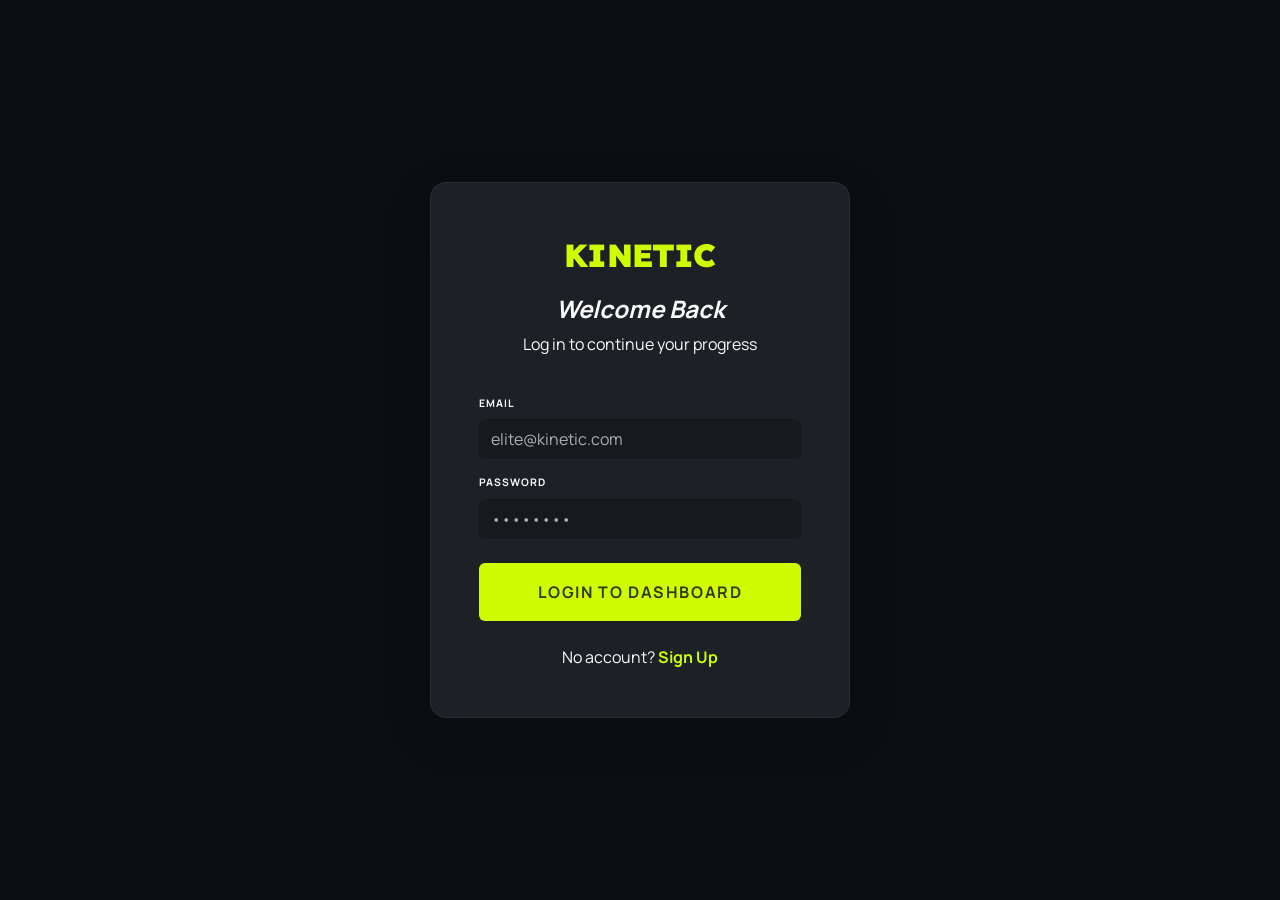
<file: app/login.html>
<!DOCTYPE html>
<html lang="en" data-bs-theme="dark">
<head>
    <meta charset="utf-8" />
    <meta content="width=device-width, initial-scale=1.0" name="viewport" />
    <title>KINETIC | Login</title>
    <link href="https://cdn.jsdelivr.net/npm/bootstrap@5.3.3/dist/css/bootstrap.min.css" rel="stylesheet" />
    <link href="https://fonts.googleapis.com/css2?family=Lexend:wght@300;400;600;700;800;900&family=Manrope:wght@400;500;600;700;800&display=swap" rel="stylesheet" />
    <link href="https://fonts.googleapis.com/css2?family=Material+Symbols+Outlined:wght,FILL@100..700,0..1&display=swap" rel="stylesheet" />
    <!-- Custom CSS -->
    <link rel="stylesheet" href="../public/CSS/style.css" />
</head>
<body class="bg-surface text-white">

<div class="container d-flex justify-content-center align-items-center vh-100">
    <div class="card bg-surface-container-high text-white p-5 rounded-4 shadow-lg border border-outline-variant" style="width: 420px;">
        <div class="text-center mb-4">
            <a href="../index.html" class="fs-2 font-black text-primary-container font-headline tracking-tight text-decoration-none">KINETIC</a>
            <h2 class="h4 font-bold mt-3 text-white fst-italic">Welcome Back</h2>
            <p class="text-xs text-on-surface-variant">Log in to continue your progress</p>
        </div>

        <form>
            <div class="mb-3">
                <label class="text-xxs font-bold text-uppercase tracking-widest text-on-surface-variant mb-2 d-block">Email</label>
                <input type="email" class="form-control bg-surface-container border-0 text-white py-2 shadow-none font-body text-sm" placeholder="elite@kinetic.com">
            </div>

            <div class="mb-4">
                <label class="text-xxs font-bold text-uppercase tracking-widest text-on-surface-variant mb-2 d-block">Password</label>
                <input type="password" class="form-control bg-surface-container border-0 text-white py-2 shadow-none font-body text-sm" placeholder="••••••••">
            </div>  

            <a href="Dashboard.html" class="btn w-100 font-bold tracking-widest py-3 mb-4" style="background-color: var(--primary-container); color: var(--on-primary-container);">
                LOGIN TO DASHBOARD
            </a>

            <p class="text-center text-sm text-on-surface-variant mb-0">
                No account? <a href="signup.html" class="text-primary-container font-bold text-decoration-none hover-text-white" style="transition: 0.2s;">Sign Up</a>
            </p>
        </form>
    </div>
</div>

</body>
</html>
</file>
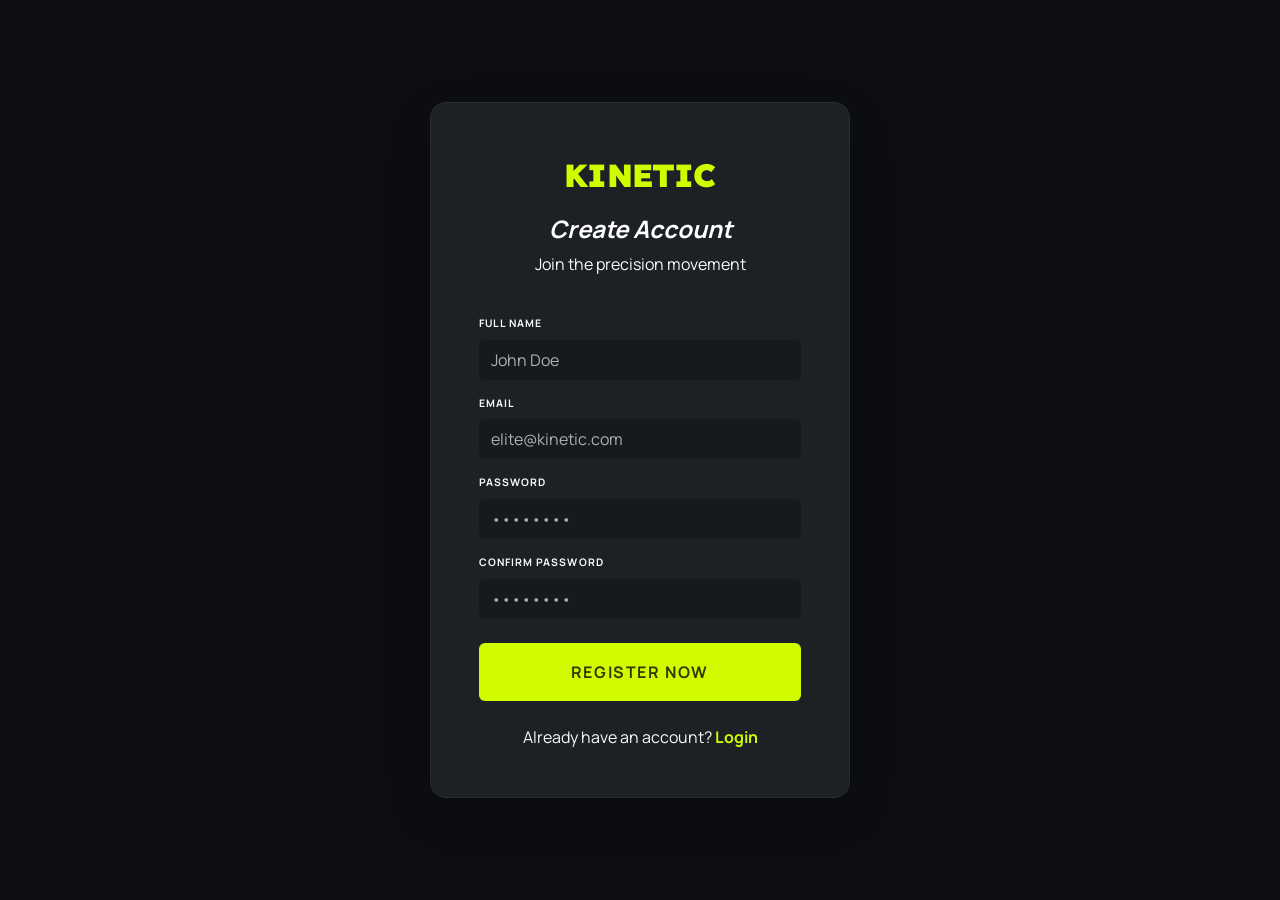
<file: app/signup.html>
<!DOCTYPE html>
<html lang="en" data-bs-theme="dark">
<head>
    <meta charset="utf-8" />
    <meta content="width=device-width, initial-scale=1.0" name="viewport" />
    <title>KINETIC | Sign Up</title>
    <link href="https://cdn.jsdelivr.net/npm/bootstrap@5.3.3/dist/css/bootstrap.min.css" rel="stylesheet" />
    <link href="https://fonts.googleapis.com/css2?family=Lexend:wght@300;400;600;700;800;900&family=Manrope:wght@400;500;600;700;800&display=swap" rel="stylesheet" />
    <link href="https://fonts.googleapis.com/css2?family=Material+Symbols+Outlined:wght,FILL@100..700,0..1&display=swap" rel="stylesheet" />
    <!-- Custom CSS -->
    <link rel="stylesheet" href="../public/CSS/style.css" />
</head>
<body class="bg-surface text-white">

<div class="container d-flex justify-content-center align-items-center vh-100 py-5">
    <div class="card bg-surface-container-high text-white p-5 rounded-4 shadow-lg border border-outline-variant" style="width: 420px;">
        <div class="text-center mb-4">
            <a href="../index.html" class="fs-2 font-black text-primary-container font-headline tracking-tight text-decoration-none">KINETIC</a>
            <h2 class="h4 font-bold mt-3 text-white fst-italic">Create Account</h2>
            <p class="text-xs text-on-surface-variant">Join the precision movement</p>
        </div>

        <form>
            <div class="mb-3">
                <label class="text-xxs font-bold text-uppercase tracking-widest text-on-surface-variant mb-2 d-block">Full Name</label>
                <input type="text" class="form-control bg-surface-container border-0 text-white py-2 shadow-none font-body text-sm" placeholder="John Doe">
            </div>

            <div class="mb-3">
                <label class="text-xxs font-bold text-uppercase tracking-widest text-on-surface-variant mb-2 d-block">Email</label>
                <input type="email" class="form-control bg-surface-container border-0 text-white py-2 shadow-none font-body text-sm" placeholder="elite@kinetic.com">
            </div>

            <div class="mb-3">
                <label class="text-xxs font-bold text-uppercase tracking-widest text-on-surface-variant mb-2 d-block">Password</label>
                <input type="password" class="form-control bg-surface-container border-0 text-white py-2 shadow-none font-body text-sm" placeholder="••••••••">
            </div>

            <div class="mb-4">
                <label class="text-xxs font-bold text-uppercase tracking-widest text-on-surface-variant mb-2 d-block">Confirm Password</label>
                <input type="password" class="form-control bg-surface-container border-0 text-white py-2 shadow-none font-body text-sm" placeholder="••••••••">
            </div>

            <a href="Dashboard.html" class="btn w-100 font-bold tracking-widest py-3 mb-4" style="background-color: var(--primary-container); color: var(--on-primary-container);">
                REGISTER NOW
            </a>

            <p class="text-center text-sm text-on-surface-variant mb-0">
                Already have an account? <a href="login.html" class="text-primary-container font-bold text-decoration-none hover-text-white" style="transition: 0.2s;">Login</a>
            </p>
        </form>
    </div>
</div>

</body>
</html>
</file>
<file: public/CSS/style.css>
/* Kinetic Base Theme - Bootstrap overrides */
:root {
    --font-headline: 'Lexend', sans-serif;
    --font-body: 'Manrope', sans-serif;
    --transition: ease-in-out 0.2s;
    
    --surface: #0c0e11;
    --surface-container: #171a1d;
    --surface-bright: #292c31;
    --surface-container-highest: #23262a;
    --surface-container-high: #1d2024;
    --surface-container-low: #111417;
    --surface-container-lowest: #000000;
    --on-surface: #ffffff;
    --surface-variant: #23262a;
    --on-surface-variant: #fafafa;

    --primary: #f4ffc6;
    --primary-container: #d1fc00;
    --on-primary-container: #313b00;
    --hover-primary-container: #4c5d00;

    --secondary: #00e3fd;

    --tertiary: #ff7350;

    --nav-bg: #181b00c7;
}

body {
    background-color: var(--surface);
    color: var(--on-surface);
    font-family: var(--font-body);
    overflow-x: hidden;
}

/* Color Overrides */
.text-primary-container { color: var(--primary-container) !important; }
.bg-primary-container { background-color: var(--primary-container) !important; }
.text-on-primary-container { color: var(--on-primary-container) !important; }
.bg-on-primary-container { background-color: var(--on-primary-container) !important; }

.text-secondary { color: var(--secondary) !important; }
.bg-secondary { background-color: var(--secondary) !important; }
.text-tertiary { color: var(--tertiary) !important; }
.bg-tertiary { background-color: var(--tertiary) !important; }

.bg-surface { background-color: var(--surface) !important; }
.bg-surface-variant { background-color: var(--surface-variant) !important; }
.bg-surface-container { background-color: var(--surface-container) !important; }
.bg-surface-container-low { background-color: var(--surface-container-low) !important; }
.bg-surface-container-high { background-color: var(--surface-container-high) !important; }
.bg-surface-container-highest { background-color: var(--surface-container-highest) !important; }
.bg-surface-container-lowest { background-color: var(--surface-container-lowest) !important; }
.bg-surface-bright { background-color: var(--surface-bright) !important; }

.text-on-surface { color: var(--on-surface) !important; }
.text-on-surface-variant { color: var(--on-surface-variant) !important; }

/* Custom Borders */
.border-outline-variant { border-color: rgba(70, 72, 75, 0.3) !important; }
.border-tertiary { border-color: var(--tertiary) !important; border-left-width: 4px !important; }
.border-secondary { border-color: var(--secondary) !important; border-left-width: 4px !important; }

/* Typography Constraints */
.font-headline { font-family: var(--font-headline); }
.font-body { font-family: var(--font-body); }
.font-black { font-weight: 900; }
.font-bold { font-weight: 700; }
.tracking-tight { letter-spacing: -0.025em; }
.tracking-tighter { letter-spacing: -0.05em; }
.tracking-widest { letter-spacing: 0.1em; }
.letter-spacing-custom { letter-spacing: 0.3em; }
.text-xxs { font-size: 0.65rem; }
.text-xs-custom { font-size: 0.75rem; line-height: 1rem; }

/* Structural Replicas */
.max-w-7xl { max-width: 80rem !important; }
.min-h-vh-100 { min-height: 100vh; }
.inset-0 { top: 0; right: 0; bottom: 0; left: 0; }

.opacity-10 { opacity: 0.1; }

.glass-nav {
    background-color: var(--nav-bg) !important;
    backdrop-filter: blur(24px);
}
.glass-card {
    background: rgba(29, 32, 36, 0.4);
    backdrop-filter: blur(20px);
}
.nav-link:hover {
    border-bottom: 1px solid var(--on-surface) !important;
    color: var(--primary-container) !important;
    transition: var(--transition);
}

/* Buttons */
.btn-trial {
    background-color: var(--primary-container);
    color: var(--on-primary-container);
    font-family: var(--font-headline);
    font-weight: 700;
    transition: var(--transition);
    border: none;
    border-radius: 999px;
    padding: 10px 20px;
}
.btn-trial:hover { background-color: var(--hover-primary-container); color: var(--primary-container); }

.bg-parallax {
    background-attachment: fixed;
    background-position: top right;
    background-repeat: no-repeat;
    background-size: cover;
    width: 100%;
    height: 100%;
}

.hero-btn {
    font-family: var(--font-headline);
    font-weight: 900;
    transition: var(--transition);
    letter-spacing: -0.025em;
    border: none;
    text-decoration: none;
    border-radius: 999px;
    padding: 20px 40px;
}
.hero-btn-primary {
    background-color: var(--primary-container);
    color: var(--on-primary-container);
    box-shadow: 0 0 40px -10px rgba(209,252,0,0.3);
}
.hero-btn-primary:hover { background-color: var(--hover-primary-container); color: var(--primary-container);}

.hero-btn-outline {
    border: 2px solid var(--hover-primary-container);
    color: var(--on-surface);
    background-color: transparent;
    transition: var(--transition);
}
.hero-btn-outline:hover { background-color: var(--hover-primary-container); color: var(--primary-container);}

.btn-explore { background-color: var(--primary-container); color: var(--on-primary-container);}
.btn-explore:hover { background-color: var(--hover-primary-container); color: var(--primary-container);}

.btn-cta {
    background-color: var(--on-primary-container);
    color: var(--primary-container);
    font-family: var(--font-headline);
    font-weight: 700;
    transition: var(--transition);
    border: none;
    border-radius: 999px;
    padding: 10px 20px;
}
.btn-cta:hover { background-color: var(--hover-primary-container); color: var(--primary-container);}

/* Special UI Elements */
.text-stroke-lime {
    -webkit-text-stroke: 1px var(--primary-container);
    color: transparent;
}

.material-symbols-outlined { font-variation-settings: 'FILL' 0, 'wght' 400, 'GRAD' 0, 'opsz' 24; vertical-align: middle; }

.feature-box { border: 1px solid rgba(70, 72, 75, 0.1); transition: all 0.3s; }
.feature-box-hover-bg:hover { background-color: var(--surface-bright) !important; }

.progress-bar-kinetic { height: 100%; background-color: var(--primary-container); width: 36.66%; transition: width 0.7s; }
.feature-box:hover .progress-bar-kinetic { width: 100%; }

.grayscale { filter: grayscale(100%); }
.hover-grayscale { filter: grayscale(100%); transition: var(--transition); cursor: pointer; }
.hover-grayscale:hover { filter: grayscale(0%); }

.blur-bg-1 { width: 16rem; height: 16rem; background-color: rgba(0, 227, 253, 0.2); border-radius: 50%; filter: blur(100px); }
.blur-bg-2 { width: 16rem; height: 16rem; background-color: rgba(209, 252, 0, 0.1); border-radius: 50%; filter: blur(100px); }

.chart-bar-kinetic { box-shadow: 0 -5px 15px rgba(209, 252, 0, 0.4); }

.giant-text {
    font-size: 20rem;
    line-height: .8;
    transform: translate(-25%, -25%);
    user-select: none;
}

.z-0 { z-index: 0; }
.z-10 { z-index: 10; }
.z-50 { z-index: 50; }

.object-cover-container {
    top: 0; right: 0; bottom: 0; left: 0;
    position: absolute;
    width: 100%; height: 100%;
    object-fit: cover;
}

/* Base override */
a { text-decoration: none; }

/* Dashboard Layout Specific */
.main-wrapper { min-height: 100vh; }

@media (min-width: 768px) { .main-content { margin-left: 220px; } }
.top-bar { background-color: var(--surface-container); height: 64px; }
.sidebar { background-color: var(--surface-container); width: 220px; top: 64px; height: 95vh; }
.bottom-nav { background-color: var(--surface-container); height: 64px; border-top: 1px solid rgba(70, 72, 75, 0.1); }

.sidebar-link { 
    display: flex; align-items: center; gap: 0.75rem; padding: 1rem 1.5rem;
    font-size: 0.875rem; text-transform: uppercase; letter-spacing: 0.1em;
    font-family: var(--font-headline); transition: all 0.15s;
    text-decoration: none; color: #64748b; 
}
.sidebar-link:hover { color: var(--primary-container); background-color: #1d2024; transition: var(--transition); }
.sidebar-link.active {
    color: var(--primary-container); border-left: 4px solid var(--primary-container);
    background-color: var(--on-primary-container);
    padding-left: 1.25rem;
    transition: var(--transition);
}

.icon { transition: var(--transition); }
.icon:hover { color: var(--primary-container) !important; }
.ring-gradient-stop-1 { stop-color: var(--primary); }
.ring-gradient-stop-2 { stop-color: var(--primary-container); }
.glow-effect {
    position: absolute; top: -6rem; right: -6rem; width: 16rem; height: 16rem;
    background-color: rgba(209, 252, 0, 0.05); border-radius: 50%; filter: blur(100px); pointer-events: none;
}

.btn-log {
    background-color: var(--primary-container);
    color: var(--on-primary-container);
    font-family: var(--font-headline);
    font-weight: 700;
    transition: var(--transition);
    border: none;
    border-radius: 999px;
    padding: 10px 20px;
}
.btn-log:hover { background-color: var(--hover-primary-container); color: var(--primary-container);}

/* Entrance Animations */
@keyframes slideUpFade {
    from {
        opacity: 0;
        transform: translateY(40px);
    }
    to {
        opacity: 1;
        transform: translateY(0);
    }
}

.animate-slide-up-fade {
    opacity: 0;
}

.animate-slide-up-fade.is-visible {
    animation: slideUpFade 1.5s cubic-bezier(0.16, 1, 0.3, 1) forwards;
    animation-delay: 500ms;
}

.animation-delay-100 { animation-delay: 100ms; }
.animation-delay-200 { animation-delay: 200ms; }
.animation-delay-300 { animation-delay: 300ms; }
.animation-delay-400 { animation-delay: 400ms; }

/* =========================================================
   FITNESS TRACKER MODULE ONLY
   ========================================================= */

/* Tracker Theme */
:root{
    --lime:var(--primary-container);
    --lime-dim:rgba(204,255,0,.12);
    --glass-bg:rgba(255,255,255,.035);
    --glass-border:rgba(255,255,255,.09);
    --muted:rgba(255,255,255,.42);
    --danger-bg:rgba(255,75,75,.10);
    --success:#00c896;
    --success-bg:rgba(0,200,150,.10);
    --amber:#ffb400;
    --amber-bg:rgba(255,180,0,.10);
}

/* Navigation */
.k-nav{
    position:fixed;
    top:0; left:0; right:0;
    z-index:1000;
    background:rgba(10,10,11,.85);
    backdrop-filter:blur(16px);
    border-bottom:1px solid var(--glass-border);
    padding:.875rem 1.5rem;
    display:flex;
    align-items:center;
    justify-content:space-between;
}

.k-logo{
    font-family:var(--font-headline);
    font-weight:900;
    font-size:1.35rem;
    letter-spacing:-.04em;
    color:var(--primary);
}

.k-nav-links a{
    color:rgba(255,255,255,.55);
    text-decoration:none;
    font-size:.75rem;
    font-weight:700;
    text-transform:uppercase;
    letter-spacing:.08em;
}

.k-nav-links a:hover,
.k-nav-links a.active{
    color:var(--lime);
}

/* Page */
.page-wrapper{
    max-width:1280px;
    margin:0 auto;
    padding:6rem 1.5rem 4rem;
}

.section-label{
    font-size:.65rem;
    font-weight:800;
    text-transform:uppercase;
    letter-spacing:.30em;
    color:var(--lime);
}

.page-title{
    font-family:var(--font-headline);
    font-weight:900;
    font-style:italic;
    text-transform:uppercase;
    font-size:clamp(2.2rem,5vw,3.5rem);
    line-height:1;
}

/* Cards */
.glass-card{
    background:var(--glass-bg);
    border:1px solid var(--glass-border);
    border-radius:16px;
    backdrop-filter:blur(12px);
}

.stat-card{
    background:rgba(255,255,255,.03);
    border:1px solid var(--glass-border);
    border-radius:12px;
    padding:1rem 1.25rem;
}

.stat-label{
    font-size:.6rem;
    font-weight:800;
    text-transform:uppercase;
    letter-spacing:.18em;
    color:var(--muted);
}

.stat-value{
    font-family:var(--font-headline);
    font-weight:900;
    font-size:1.75rem;
    line-height:1;
}

.stat-sub{
    font-size:.65rem;
    color:var(--muted);
}

/* Form */
.k-label{
    font-size:.6rem;
    font-weight:800;
    text-transform:uppercase;
    letter-spacing:.18em;
    color:var(--muted);
    margin-bottom:.4rem;
    display:block;
}

.k-input,
.k-select,
.k-textarea{
    background:rgba(255,255,255,.04);
    border:1px solid rgba(255,255,255,.10);
    border-radius:8px;
    color:#fff;
    padding:.65rem .85rem;
    width:100%;
    outline:none;
}

.k-input:focus,
.k-select:focus,
.k-textarea:focus{
    border-color:var(--lime);
}

.k-select option{
    background:#111114;
    color:#fff;
}

.k-textarea{
    resize:vertical;
    min-height:70px;
}

/* Buttons */
.btn-kinetic{
    background:var(--lime);
    color:#000;
    border:none;
    font-family:var(--font-headline);
    font-weight:800;
    font-size:.72rem;
    letter-spacing:.1em;
    text-transform:uppercase;
    padding:.75rem 1.25rem;
}

.btn-outline-k{
    background:transparent;
    border:1px solid rgba(255,255,255,.14);
    color:rgba(255,255,255,.65);
    padding:.35rem .75rem;
    font-size:.68rem;
}

.btn-danger-k{
    background:transparent;
    border:1px solid rgba(255,75,75,.28);
    color:#ff7b7b;
    padding:.35rem .75rem;
    font-size:.68rem;
}

/* Steps */
.steps-track{
    background:rgba(255,255,255,.08);
    height:8px;
    border-radius:999px;
    overflow:hidden;
}

.steps-fill{
    background:linear-gradient(90deg,var(--lime),#aaff00);
    height:100%;
    width:0%;
    transition:width .5s;
}

/* Weekly Chart */
.chart-bars{
    display:flex;
    align-items:flex-end;
    gap:6px;
    height:88px;
}

.chart-bar-wrap{
    flex:1;
}

.chart-bar{
    width:100%;
    background:rgba(255,255,255,.07);
    border-radius:4px 4px 0 0;
}

.chart-bar.active{
    background:var(--lime);
}

.chart-bar.semi{
    background:rgba(204,255,0,.30);
}

/* Badges */
.k-badge{
    font-size:.6rem;
    font-weight:800;
    text-transform:uppercase;
    padding:.2rem .6rem;
    border-radius:4px;
}

.k-badge-lime{
    background:var(--lime-dim);
    color:var(--lime);
}

.k-badge-amber{
    background:var(--amber-bg);
    color:var(--amber);
}

.k-badge-success{
    background:var(--success-bg);
    color:var(--success);
}

/* Table */
.k-table{
    width:100%;
    border-collapse:collapse;
    font-size:.8rem;
}

.k-table thead th{
    font-size:.58rem;
    font-weight:800;
    text-transform:uppercase;
    letter-spacing:.15em;
    color:var(--muted);
    padding:.5rem .75rem;
    border-bottom:1px solid rgba(255,255,255,.07);
}

.k-table td{
    padding:.8rem .75rem;
    border-bottom:1px solid rgba(255,255,255,.04);
}

.activity-pill{
    font-family:var(--font-headline);
    font-weight:800;
}

/* Modal */
.modal-overlay{
    position:fixed;
    inset:0;
    background:rgba(0,0,0,.72);
    z-index:9000;
    display:flex;
    align-items:center;
    justify-content:center;
    opacity:0;
    pointer-events:none;
}

.modal-overlay.show{
    opacity:1;
    pointer-events:auto;
}

.modal-box{
    background:#111114;
    border:1px solid rgba(255,255,255,.12);
    border-radius:16px;
    padding:1.75rem;
    width:100%;
    max-width:440px;
}

/* Toast */
#k-toast{
    position:fixed;
    right:2rem;
    bottom:2rem;
    background:var(--lime);
    color:#000;
    padding:.75rem 1.25rem;
    font-weight:800;
    z-index:9999;
    opacity:0;
    transform:translateY(40px);
    transition:.3s;
}

#k-toast.show{
    opacity:1;
    transform:translateY(0);
}

/* Empty */
.empty-state{
    text-align:center;
    padding:2.5rem 1rem;
    color:var(--muted);
}

/* Animation */
@keyframes fadeUp{
    from{opacity:0;transform:translateY(18px);}
    to{opacity:1;transform:translateY(0);}
}

.fade-up{
    animation:fadeUp .5s ease both;
}

.delay-1{animation-delay:.08s;}
.delay-2{animation-delay:.16s;}
.delay-3{animation-delay:.24s;}
.delay-4{animation-delay:.32s;}

/* Mobile */
@media (max-width:768px){
    .k-nav-links{display:none;}
    .page-wrapper{
        padding:5rem 1rem 3rem;
    }
}

/* =========================================================
   NUTRITION MODULE ONLY
   ========================================================= */

.hover-text-white:hover {
    color: white !important;
    transition: var(--transition);
}

.hover-text-tertiary:hover {
    color: var(--tertiary) !important;
    transition: var(--transition);
}

.cursor-pointer {
    cursor: pointer;
}

.nutrition-bar-chart {
    display: flex;
    align-items: flex-end;
    gap: 4px;
    height: 40px;
}

.nutrition-bar-chart>div {
    width: 8px;
    border-radius: 4px;
    transition: height 1.5s cubic-bezier(0.16, 1, 0.3, 1);
}

.filter-btn-group .btn {
    border-radius: 50px;
    padding: 0.5rem 1.5rem;
    font-size: 0.75rem;
    font-weight: 700;
    text-transform: uppercase;
    letter-spacing: 1px;
    color: var(--on-surface-variant);
    background: transparent;
    border: 1px solid var(--outline-variant);
    transition: all 0.2s;
}

.filter-btn-group .btn.active {
    background-color: var(--primary-container) !important;
    color: var(--on-primary-container) !important;
    border-color: var(--primary-container) !important;
}
</file>
